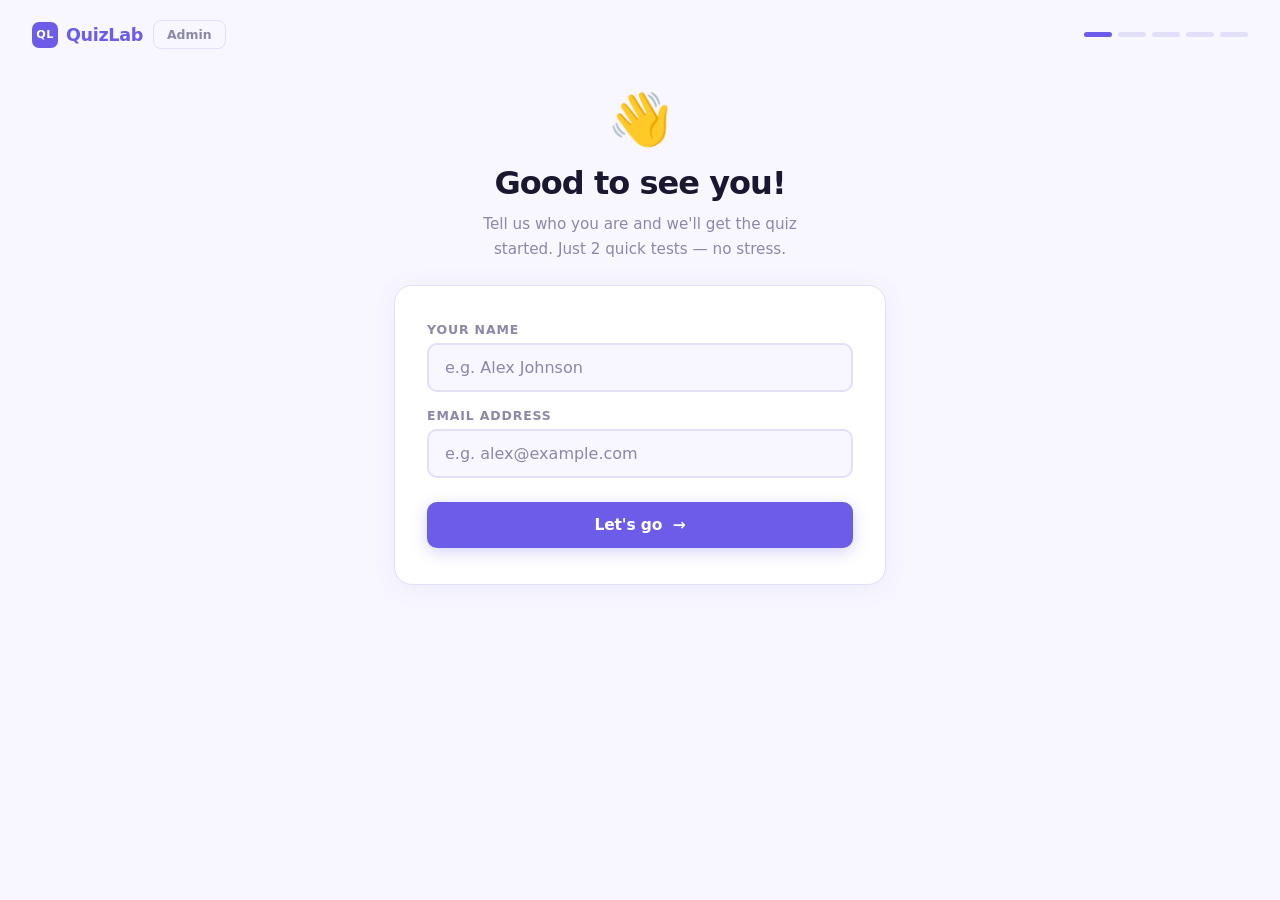
<file: index.html>
<!DOCTYPE html>
<html lang="en">
<head>
  <meta charset="UTF-8">
  <meta name="viewport" content="width=device-width, initial-scale=1.0">
  <title>QuizLab — Let's Begin</title>
  <link rel="stylesheet" href="style.css">
</head>
<body>

<div class="topbar">
  <div style="display:flex;align-items:center;gap:10px;">
    <a class="brand" href="index.html"><span class="brand-mark">QL</span> QuizLab</a>
    <a href="results.html" class="admin-btn">Admin</a>
  </div>
  <div class="steps">
    <div class="step active"></div>
    <div class="step"></div>
    <div class="step"></div>
    <div class="step"></div>
    <div class="step"></div>
  </div>
</div>

<div class="page">

  <div class="tc fu" style="padding: 12px 0 4px;">
    <div style="font-size: 3.2rem; margin-bottom: 14px;">👋</div>
    <h1>Good to see you!</h1>
    <p class="sub" style="margin-top: 10px; max-width: 340px; margin-inline: auto;">
      Tell us who you are and we'll get the quiz started. Just 2 quick tests — no stress.
    </p>
  </div>

  <div class="card fu1">
    <form id="form" class="fields">
      <div class="field">
        <label for="name">Your name</label>
        <input type="text" id="name" placeholder="e.g. Alex Johnson" required autocomplete="name">
      </div>
      <div class="field">
        <label for="email">Email address</label>
        <input type="email" id="email" placeholder="e.g. alex@example.com" required autocomplete="email">
      </div>
      <p id="err" class="text-err hidden"></p>
      <button type="submit" class="btn btn-primary btn-full mt-2">
        Let's go &nbsp;→
      </button>
    </form>
  </div>


</div>

<script src="data.js"></script>
<script src="seed.js"></script>
<script src="store.js"></script>
<script>
  const existing = getCurrentUser();
  if (existing) {
    document.getElementById('name').value = existing.name;
    document.getElementById('email').value = existing.email;
  }

  document.getElementById('form').addEventListener('submit', function (e) {
    e.preventDefault();
    const name = document.getElementById('name').value.trim();
    const email = document.getElementById('email').value.trim().toLowerCase();
    const err = document.getElementById('err');

    if (name.length < 2) {
      err.textContent = 'Please enter your full name.';
      err.classList.remove('hidden');
      return;
    }
    if (!/^[^\s@]+@[^\s@]+\.[^\s@]+$/.test(email)) {
      err.textContent = 'Please enter a valid email address.';
      err.classList.remove('hidden');
      return;
    }

    loginUser(name, email);
    window.location.href = 'test1.html';
  });
</script>
</body>
</html>
</file>
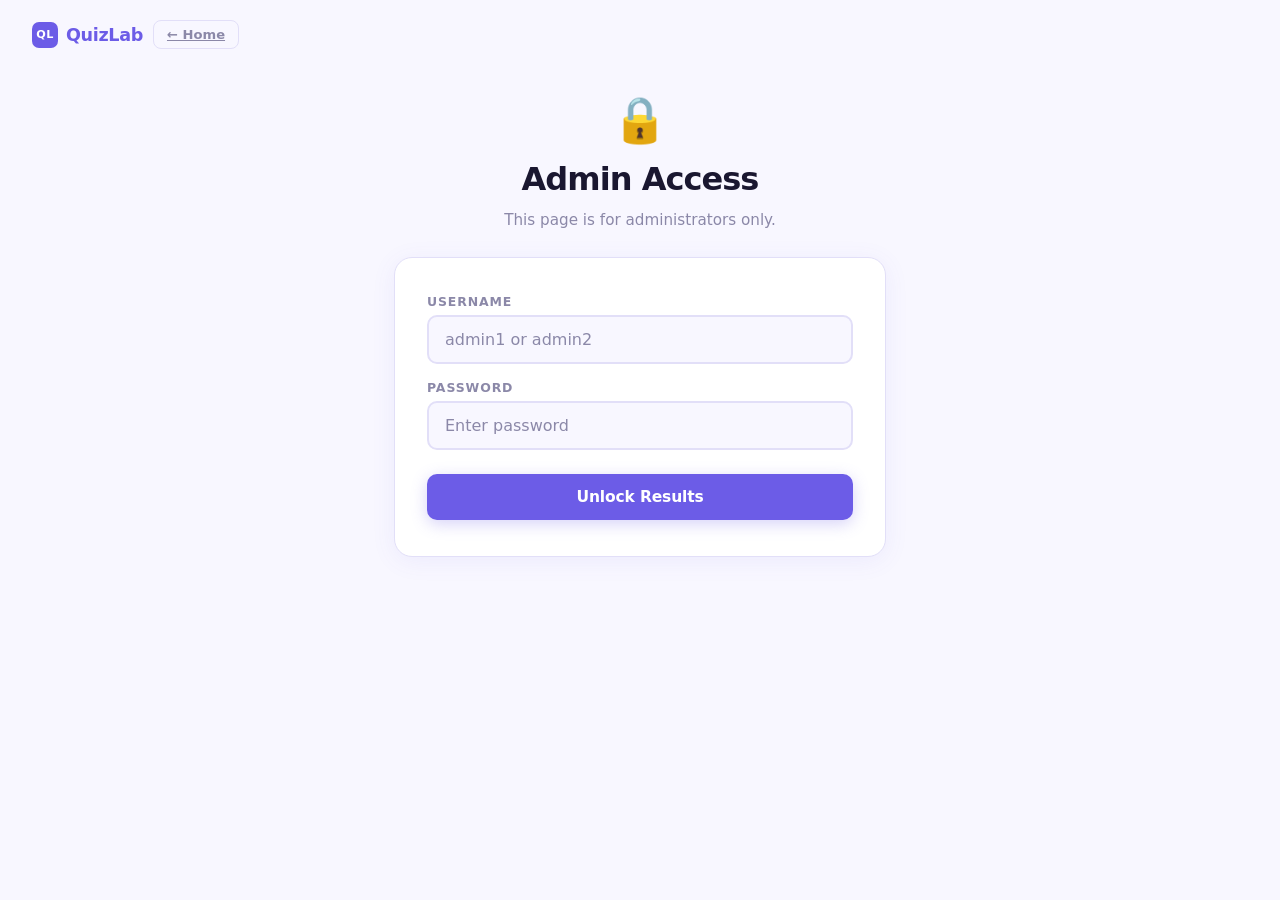
<file: results.html>
<!DOCTYPE html>
<html lang="en">
<head>
  <meta charset="UTF-8">
  <meta name="viewport" content="width=device-width, initial-scale=1.0">
  <title>QuizLab — Admin Results</title>
  <link rel="stylesheet" href="style.css">
  <style>
    .tabs {
      display: flex;
      gap: 4px;
      background: var(--surface);
      border: 1px solid var(--border);
      border-radius: var(--radius-sm);
      padding: 4px;
    }
    .tab-btn {
      flex: 1;
      padding: 9px 16px;
      border: none;
      background: none;
      border-radius: 7px;
      font-size: 0.85rem;
      font-weight: 700;
      color: var(--muted);
      cursor: pointer;
      transition: all 0.15s;
      font-family: inherit;
      white-space: nowrap;
    }
    .tab-btn.active {
      background: var(--white);
      color: var(--accent);
      box-shadow: 0 1px 4px rgba(108,92,231,0.12);
    }
    .tab-btn:hover:not(.active) { color: var(--text); background: rgba(255,255,255,0.5); }

    .ea-dist-bar {
      display: flex;
      height: 12px;
      border-radius: 99px;
      overflow: hidden;
      width: 100%;
      gap: 2px;
    }
    .ea-dist-seg { border-radius: 99px; }

    .ea-legend { display: flex; flex-direction: column; gap: 10px; margin-top: 18px; }
    .ea-legend-row { display: flex; align-items: center; gap: 10px; }
    .ea-dot { width: 10px; height: 10px; border-radius: 50%; flex-shrink: 0; }
    .ea-legend-label { font-size: 0.88rem; font-weight: 600; flex: 1; }
    .ea-legend-count { font-size: 0.82rem; font-weight: 700; min-width: 52px; text-align: right; }
    .ea-legend-bar { width: 80px; height: 6px; background: var(--border); border-radius: 99px; overflow: hidden; }
    .ea-legend-fill { height: 100%; border-radius: 99px; }

    .q-row { display: flex; flex-direction: column; gap: 8px; }
    .q-label { font-size: 0.88rem; font-weight: 600; line-height: 1.45; }
    .split-bar { height: 8px; border-radius: 99px; overflow: hidden; display: flex; }

    .pref-labels { display: flex; justify-content: space-between; align-items: center; gap: 8px; font-size: 0.88rem; }
    .vs-pill {
      font-size: 0.7rem; font-weight: 800; color: var(--muted);
      background: var(--surface); border: 1px solid var(--border);
      border-radius: 99px; padding: 2px 8px; flex-shrink: 0;
    }

    /* Expandable participant rows */
    .p-row { cursor: pointer; }
    .p-row:hover td { background: var(--accent-light) !important; }
    .p-row.open td { background: var(--accent-light) !important; }
    .p-caret {
      display: inline-flex; align-items: center; justify-content: center;
      width: 18px; height: 18px; border-radius: 5px;
      font-size: 0.6rem; color: var(--muted);
      background: var(--surface); border: 1px solid var(--border);
      margin-right: 8px; flex-shrink: 0; transition: transform 0.2s;
    }
    .p-row.open .p-caret { transform: rotate(90deg); color: var(--accent); background: var(--accent-light); border-color: var(--accent); }
    .p-detail td { padding: 0 !important; border-bottom: 2px solid var(--accent) !important; }
    .p-detail-inner {
      padding: 20px 24px 24px;
      background: var(--bg);
      display: flex; flex-direction: column; gap: 22px;
    }
    .detail-section-label {
      font-size: 0.74rem; font-weight: 800; color: var(--muted);
      text-transform: uppercase; letter-spacing: .07em;
      display: flex; align-items: center; gap: 10px; margin-bottom: 12px;
    }
    .ans-grid {
      display: grid;
      grid-template-columns: repeat(auto-fill, minmax(260px, 1fr));
      gap: 8px;
    }
    .ans-card {
      display: flex; justify-content: space-between; align-items: flex-start; gap: 10px;
      padding: 10px 12px; border-radius: 10px;
      background: var(--white); border: 1.5px solid var(--border);
    }
    .ans-text { font-size: 0.82rem; line-height: 1.45; flex: 1; color: var(--text); }
    .ans-badge {
      flex-shrink: 0; padding: 2px 10px; border-radius: 99px;
      font-size: 0.72rem; font-weight: 800;
    }
    .ans-yes { background: rgba(0,184,148,0.12); color: var(--success); }
    .ans-no  { background: rgba(229,83,83,0.08);  color: var(--danger); }
    .tot-pair {
      display: flex; align-items: center; gap: 8px;
    }
    .tot-option {
      flex: 1; font-size: 0.84rem; padding: 8px 12px; border-radius: 9px;
      border: 1.5px solid transparent; transition: none;
    }
    .tot-option.chosen-a { font-weight: 700; background: var(--accent-light); color: var(--accent); border-color: var(--accent); text-align: right; }
    .tot-option.chosen-b { font-weight: 700; background: rgba(0,206,201,0.08); color: var(--accent2); border-color: var(--accent2); }
    .tot-option.unchosen { color: var(--muted); font-weight: 400; }
    .tot-option.side-a   { text-align: right; }
    @keyframes spin { to { transform: rotate(360deg); } }
  </style>
</head>
<body>

<div class="topbar">
  <div style="display:flex;align-items:center;gap:10px;">
    <a class="brand" href="index.html"><span class="brand-mark">QL</span> QuizLab</a>
    <a href="index.html" class="home-btn">← Home</a>
  </div>
  <span id="adminLabel" style="font-size:0.78rem;font-weight:700;color:var(--muted);text-transform:uppercase;letter-spacing:.07em;"></span>
</div>

<!-- ── Login gate ── -->
<div class="page" id="gate">
  <div class="tc fu" style="padding:16px 0 4px;">
    <div style="font-size:2.8rem;margin-bottom:14px;">🔒</div>
    <h1>Admin Access</h1>
    <p class="sub" style="margin-top:10px;">This page is for administrators only.</p>
  </div>

  <div class="card fu1">
    <form id="gateForm" class="fields">
      <div class="field">
        <label for="un">Username</label>
        <input type="text" id="un" placeholder="admin1 or admin2" autocomplete="username" spellcheck="false">
      </div>
      <div class="field">
        <label for="pw">Password</label>
        <input type="password" id="pw" placeholder="Enter password" autocomplete="current-password">
      </div>
      <p id="gateErr" class="text-err hidden" style="margin-top:2px;">Incorrect username or password.</p>
      <button type="submit" class="btn btn-primary btn-full mt-2">Unlock Results</button>
    </form>
  </div>
</div>

<!-- ── Dashboard ── -->
<div class="page wide hidden" id="dashboard"></div>

<script src="data.js"></script>
<script src="seed.js"></script>
<script src="store.js"></script>
<script>
  const ADMINS = { admin1: 'QuizAdmin1!', admin2: 'QuizAdmin2!' };

  function calcScore(answers) {
    return answers.reduce((s, a) => {
      const q = MCQ_QUESTIONS.find(q => q.id === a.questionId);
      return s + (a.chosen === (q ? q.correct : 'yes') ? 1 : 0);
    }, 0);
  }

  // tallyTest2, getTop3, getTiedAtCutoff, roundRobinPairs — defined in store.js

  function itemName(letter) { return ITEMS[letter] || letter.toUpperCase(); }
  function top3Names(answers) { return getTop3(answers).map(x => `${itemName(x.letter)} (${x.wins})`); }

  const EA_TIERS = [
    { min: 10, text: 'High EA',       color: '#00b894' },
    { min: 8,  text: 'Strong EA',     color: '#6c5ce7' },
    { min: 6,  text: 'Moderate EA',   color: '#00cec9' },
    { min: 4,  text: 'Developing EA', color: '#e17055' },
    { min: 0,  text: 'Early EA',      color: '#e55353' },
  ];

  const AVATAR_COLORS = ['#6c5ce7','#00cec9','#fd79a8','#e17055','#00b894','#0984e3','#a29bfe','#fdcb6e'];

  let currentAdmin = null;

  function avatarColor(email) {
    let h = 0;
    for (let i = 0; i < email.length; i++) h = email.charCodeAt(i) + ((h << 5) - h);
    return AVATAR_COLORS[Math.abs(h) % AVATAR_COLORS.length];
  }

  function initials(name) {
    return name.trim().split(/\s+/).map(w => w[0]).join('').toUpperCase().slice(0, 2);
  }

  function eaTier(yesCount) {
    return EA_TIERS.find(t => yesCount >= t.min) || EA_TIERS[EA_TIERS.length - 1];
  }

  function fmtDate(iso) {
    return new Date(iso).toLocaleDateString('en-GB', { day: 'numeric', month: 'short', year: 'numeric' });
  }

  // ── Gate ──
  document.getElementById('gateForm').addEventListener('submit', function (e) {
    e.preventDefault();
    const un  = document.getElementById('un').value.trim().toLowerCase();
    const pw  = document.getElementById('pw').value;
    const err = document.getElementById('gateErr');
    if (ADMINS[un] && ADMINS[un] === pw) {
      currentAdmin = un;
      document.getElementById('gate').classList.add('hidden');
      document.getElementById('dashboard').classList.remove('hidden');
      document.getElementById('adminLabel').textContent = `Logged in as ${un}`;
      renderDashboard();
    } else {
      err.classList.remove('hidden');
      document.getElementById('pw').value = '';
      document.getElementById('pw').focus();
    }
  });

  // ── Dashboard shell ──
  function renderDashboard() {
    const dash  = document.getElementById('dashboard');
    const users = getStore().users || [];

    const t1Users = users.filter(u => u.test1);
    const t2Users = users.filter(u => u.test2);
    const avgEA   = t1Users.length > 0
      ? (t1Users.reduce((s, u) => s + calcScore(u.test1.answers), 0) / t1Users.length).toFixed(1)
      : null;

    const sheetsBtn = SHEETS_URL
      ? `<button class="btn btn-ghost" id="sheetsBtn" onclick="exportToSheets()" style="font-size:0.85rem;padding:10px 18px;">↑ Export to Sheets</button>`
      : `<button class="btn btn-ghost" disabled title="Set SHEETS_URL in store.js to enable" style="font-size:0.85rem;padding:10px 18px;opacity:0.4;cursor:not-allowed;">↑ Export to Sheets</button>`;

    dash.innerHTML = `
      <div class="fu w100" style="display:flex;align-items:center;justify-content:space-between;flex-wrap:wrap;gap:12px;padding:4px 0 8px;">
        <div>
          <h1 style="font-size:1.6rem;">Results Dashboard</h1>
          <p class="sub" style="font-size:0.85rem;margin-top:3px;">All participants · viewing as <strong>${currentAdmin}</strong></p>
        </div>
        <div style="display:flex;gap:10px;flex-wrap:wrap;">
          <button class="btn btn-ghost" onclick="exportCSV()" style="font-size:0.85rem;padding:10px 18px;">↓ Export CSV</button>
          ${sheetsBtn}
          <button class="btn btn-ghost" onclick="logout()" style="font-size:0.85rem;padding:10px 18px;">Log out</button>
        </div>
      </div>

      <div class="stat-row fu1">
        <div class="stat-box">
          <div class="stat-num">${users.length}</div>
          <div class="stat-label">Participants</div>
        </div>
        <div class="stat-box">
          <div class="stat-num" style="color:var(--accent);">${t1Users.length}</div>
          <div class="stat-label">Test 1 done</div>
        </div>
        <div class="stat-box">
          <div class="stat-num" style="color:var(--accent2);">${t2Users.length}</div>
          <div class="stat-label">Test 2 done</div>
        </div>
        ${avgEA !== null ? `
          <div class="stat-box">
            <div class="stat-num" style="color:#00b894;">${avgEA}<span style="font-size:1rem;font-weight:600;color:var(--muted);">/10</span></div>
            <div class="stat-label">Avg EA Score</div>
          </div>
        ` : ''}
      </div>

      ${users.length === 0 ? `
        <div class="card fu2 tc">
          <div style="font-size:2.5rem;margin-bottom:12px;">📭</div>
          <h3>No participants yet</h3>
          <p class="sub" style="margin-top:6px;font-size:0.88rem;">Participants appear here once they log in.</p>
        </div>
      ` : `
        <div class="tabs fu2 w100" id="tabBar">
          <button class="tab-btn active" data-tab="participants">Participants</button>
          <button class="tab-btn" data-tab="test1">Test 1 — About Me</button>
          <button class="tab-btn" data-tab="test2">Test 2 — Pick One</button>
          <button class="tab-btn" data-tab="test3">Test 3 — Follow-up</button>
        </div>

        <div class="tab-panel w100" id="tab-participants">${renderParticipantsTab(users)}</div>
        <div class="tab-panel w100 hidden" id="tab-test1">${renderTest1Tab(users)}</div>
        <div class="tab-panel w100 hidden" id="tab-test2">${renderTest2Tab(users)}</div>
        <div class="tab-panel w100 hidden" id="tab-test3">${renderTest3Tab(users)}</div>

        <div class="fu3 w100">
          <button class="btn btn-ghost btn-full" style="color:var(--danger);border-color:var(--danger);" onclick="clearAll()">
            Clear all participant data
          </button>
        </div>
      `}
    `;

    document.querySelectorAll('.tab-btn').forEach(btn => {
      btn.addEventListener('click', () => {
        document.querySelectorAll('.tab-btn').forEach(b => b.classList.remove('active'));
        document.querySelectorAll('.tab-panel').forEach(p => p.classList.add('hidden'));
        btn.classList.add('active');
        document.getElementById('tab-' + btn.dataset.tab).classList.remove('hidden');
      });
    });
  }

  // ── Tab: Participants ──
  function renderParticipantsTab(users) {
    const rows = users.map((u, idx) => {
      const t1       = u.test1;
      const t2       = u.test2;
      const t3       = u.test3;
      const col      = avatarColor(u.email);
      const yesCount = t1 ? calcScore(t1.answers) : null;
      const tier     = yesCount !== null ? eaTier(yesCount) : null;
      const t2Label  = !t2 ? ['chip-skip', 'Pending'] : t2.skipped ? ['chip-skip', 'Skipped'] : null;
      const t3Label  = !t3 ? ['chip-skip', 'Pending'] : null;
      return `
        <tr class="p-row" id="prow-${idx}" onclick="toggleDetail(${idx})">
          <td>
            <div style="display:flex;align-items:center;">
              <span class="p-caret" id="caret-${idx}">▶</span>
              <span class="avatar" style="background:${col};">${initials(u.name)}</span>
              <span style="font-weight:600;">${u.name}</span>
            </div>
          </td>
          <td style="color:var(--muted);font-size:0.85rem;">${u.email}</td>
          <td>
            ${tier ? `
              <div style="display:flex;flex-direction:column;gap:5px;">
                <span style="display:inline-block;padding:3px 10px;border-radius:99px;font-size:0.74rem;font-weight:700;background:${tier.color}1a;color:${tier.color};">${tier.text}</span>
                <span style="font-size:0.8rem;color:var(--muted);font-weight:600;padding-left:2px;">${yesCount} yes · ${t1.answers.length - yesCount} no</span>
              </div>
            ` : '<span class="chip chip-skip">Pending</span>'}
          </td>
          <td>
            ${t2Label
              ? `<span class="chip ${t2Label[0]}">${t2Label[1]}</span>`
              : `<span style="font-weight:700;font-size:0.88rem;">${top3Names(t2.answers).join(', ')}</span>`
            }
          </td>
          <td>
            ${t3Label
              ? `<span class="chip ${t3Label[0]}">${t3Label[1]}</span>`
              : `<span style="font-size:0.85rem;">${t3.answers.map(a => a.chosen === 'yes' ? '✓' : '✗').join(' ')}</span>`
            }
          </td>
          <td style="color:var(--muted);font-size:0.85rem;">${fmtDate(u.joinedAt)}</td>
          <td>
            <button onclick="event.stopPropagation(); deleteUser('${u.email}')"
              style="background:none;border:none;cursor:pointer;color:var(--muted);font-size:1rem;padding:4px 8px;border-radius:6px;transition:all 0.15s;"
              onmouseover="this.style.color='var(--danger)';this.style.background='rgba(229,83,83,0.08)'"
              onmouseout="this.style.color='var(--muted)';this.style.background='none'"
              title="Remove participant">✕</button>
          </td>
        </tr>
        <tr class="p-detail hidden" id="detail-${idx}">
          <td colspan="7">
            <div class="p-detail-inner">${renderUserDetail(u)}</div>
          </td>
        </tr>
      `;
    }).join('');

    return `
      <div class="card" style="width:100%;">
        <h3 style="margin-bottom:4px;">${users.length} participant${users.length !== 1 ? 's' : ''}</h3>
        <p class="sub" style="font-size:0.83rem;margin-bottom:18px;">Click any row to see individual responses</p>
        <div class="table-wrap">
          <table>
            <thead>
              <tr>
                <th>Name</th>
                <th>Email</th>
                <th>Test 1 — EA</th>
                <th>Test 2 — Top picks</th>
                <th>Test 3</th>
                <th>Joined</th>
                <th></th>
              </tr>
            </thead>
            <tbody>${rows}</tbody>
          </table>
        </div>
      </div>
    `;
  }

  function toggleDetail(idx) {
    const row    = document.getElementById('prow-'   + idx);
    const detail = document.getElementById('detail-' + idx);
    const caret  = document.getElementById('caret-'  + idx);
    const open   = detail.classList.toggle('hidden');
    row.classList.toggle('open', !open);
    caret.textContent = open ? '▶' : '▼';
  }

  function renderUserDetail(user) {
    if (!user.test1 && !user.test2 && !user.test3) {
      return '<p class="sub" style="text-align:center;padding:8px 0;">No responses recorded yet.</p>';
    }

    let html = '';

    if (user.test1) {
      const yesCount = calcScore(user.test1.answers);
      const tier = eaTier(yesCount);
      html += `
        <div>
          <div class="detail-section-label">
            Test 1 — About Me
            <span style="padding:3px 10px;border-radius:99px;font-size:0.72rem;font-weight:700;background:${tier.color}1a;color:${tier.color};">${tier.text}</span>
            <span style="font-weight:600;color:var(--muted);">${yesCount} / ${user.test1.answers.length}</span>
          </div>
          <div class="ans-grid">
            ${user.test1.answers.map(a => {
              const yes = a.chosen === 'yes';
              return `
                <div class="ans-card">
                  <span class="ans-text">${a.question}</span>
                  <span class="ans-badge ${yes ? 'ans-yes' : 'ans-no'}">${yes ? 'Yes' : 'No'}</span>
                </div>
              `;
            }).join('')}
          </div>
        </div>
      `;
    }

    if (user.test2) {
      if (user.test2.skipped) {
        html += `
          <div>
            <div class="detail-section-label">Test 2 — Pick One</div>
            <p class="sub" style="font-size:0.85rem;">Participant skipped this section.</p>
          </div>
        `;
      } else {
        html += `
          <div>
            <div class="detail-section-label">Test 2 — Top picks</div>
            <p style="font-size:1.1rem;font-weight:700;">${top3Names(user.test2.answers).join(', ')}</p>
          </div>
        `;
      }
    }

    if (user.test3) {
      html += `
        <div>
          <div class="detail-section-label">Test 3 — Follow-up</div>
          <div class="ans-grid">
            ${user.test3.answers.map(a => {
              const yes = a.chosen === 'yes';
              return `
                <div class="ans-card">
                  <span class="ans-text">${a.question}</span>
                  <span class="ans-badge ${yes ? 'ans-yes' : 'ans-no'}">${yes ? 'Yes' : 'No'}</span>
                </div>
              `;
            }).join('')}
          </div>
        </div>
      `;
    }

    return html;
  }

  // ── Tab: Test 1 ──
  function renderTest1Tab(users) {
    const t1Users = users.filter(u => u.test1);
    if (t1Users.length === 0) {
      return `<div class="card tc" style="width:100%;"><p class="sub" style="padding:20px 0;">No Test 1 responses yet.</p></div>`;
    }

    // EA distribution
    const dist = EA_TIERS.map(tier => ({
      ...tier,
      count: t1Users.filter(u => eaTier(calcScore(u.test1.answers)).text === tier.text).length
    }));
    const total = t1Users.length;

    const distCard = `
      <div class="card" style="width:100%;margin-bottom:0;">
        <h3 style="margin-bottom:4px;">Emotional Agility Distribution</h3>
        <p class="sub" style="font-size:0.85rem;margin-bottom:18px;">${total} response${total !== 1 ? 's' : ''} across 5 tiers</p>

        <div class="ea-dist-bar">
          ${dist.filter(d => d.count > 0).map(d => `
            <div class="ea-dist-seg" style="background:${d.color};flex:${d.count};" title="${d.text}: ${d.count}"></div>
          `).join('')}
        </div>

        <div class="ea-legend">
          ${dist.map(d => {
            const pct = total > 0 ? Math.round((d.count / total) * 100) : 0;
            return `
              <div class="ea-legend-row">
                <div class="ea-dot" style="background:${d.color};opacity:${d.count > 0 ? 1 : 0.3};"></div>
                <span class="ea-legend-label" style="color:${d.count > 0 ? 'var(--text)' : 'var(--muted)'};">${d.text}</span>
                <div class="ea-legend-bar">
                  <div class="ea-legend-fill" style="width:${pct}%;background:${d.color};"></div>
                </div>
                <span class="ea-legend-count" style="color:${d.count > 0 ? 'var(--text)' : 'var(--muted)'};">
                  ${d.count > 0 ? `${d.count} · ${pct}%` : '—'}
                </span>
              </div>
            `;
          }).join('')}
        </div>
      </div>
    `;

    // Per-question group responses
    const qRows = MCQ_QUESTIONS.map((q, i) => {
      const all = t1Users.flatMap(u => u.test1.answers);
      const qa  = all.filter(a => a.questionId === q.id);
      const yv  = qa.filter(a => a.chosen === 'yes').length;
      const nv  = qa.filter(a => a.chosen === 'no').length;
      const tot = yv + nv;
      if (!tot) return '';
      const yp = Math.round((yv / tot) * 100);
      const np = 100 - yp;
      return `
        <div class="q-row">
          <div style="display:flex;align-items:baseline;gap:8px;">
            <span style="font-size:0.74rem;font-weight:800;color:var(--muted);min-width:18px;">${i + 1}.</span>
            <span class="q-label">${q.question}</span>
          </div>
          <div style="display:flex;justify-content:space-between;font-size:0.8rem;font-weight:700;padding-left:26px;">
            <span style="color:var(--success);">Yes — ${yp}% <span style="font-weight:400;color:var(--muted);">(${yv})</span></span>
            <span style="color:var(--danger);">No — ${np}% <span style="font-weight:400;color:var(--muted);">(${nv})</span></span>
          </div>
          <div class="split-bar" style="margin-left:26px;">
            <div style="width:${yp}%;background:var(--success);transition:width .6s ease;"></div>
            <div style="flex:1;background:var(--danger);opacity:0.3;"></div>
          </div>
        </div>
      `;
    }).filter(Boolean).join('');

    const qCard = `
      <div class="card" style="width:100%;">
        <h3 style="margin-bottom:4px;">Group Responses</h3>
        <p class="sub" style="font-size:0.85rem;margin-bottom:22px;">How the group answered each statement</p>
        <div style="display:flex;flex-direction:column;gap:20px;">${qRows}</div>
      </div>
    `;

    return `<div style="display:flex;flex-direction:column;gap:16px;width:100%;">${distCard}${qCard}</div>`;
  }

  // ── Tab: Test 2 ──
  function renderTest2Tab(users) {
    const t2Users = users.filter(u => u.test2 && !u.test2.skipped && u.test2.answers.length > 0);
    const skipped = users.filter(u => u.test2 && u.test2.skipped).length;

    if (t2Users.length === 0) {
      return `<div class="card tc" style="width:100%;"><p class="sub" style="padding:20px 0;">No Test 2 responses yet.${skipped > 0 ? ` (${skipped} skipped)` : ''}</p></div>`;
    }

    // Tally total head-to-head wins per letter across all participants
    const totalWins  = {};
    const top3Counts = {};
    t2Users.forEach(u => {
      tallyTest2(u.test2.answers).forEach(x => {
        totalWins[x.letter] = (totalWins[x.letter] || 0) + x.wins;
      });
      getTop3(u.test2.answers).forEach(x => {
        top3Counts[x.letter] = (top3Counts[x.letter] || 0) + 1;
      });
    });

    const letters = [...new Set(THIS_OR_THAT.flatMap(q => [q.a, q.b]))].sort();
    const ranked  = letters
      .map(l => ({ letter: l, wins: totalWins[l] || 0, top3: top3Counts[l] || 0 }))
      .sort((x, y) => y.wins - x.wins || x.letter.localeCompare(y.letter));

    const maxWins = ranked[0]?.wins || 1;

    const rows = ranked.map(r => {
      const pct = Math.round((r.top3 / t2Users.length) * 100);
      return `
        <div style="display:flex;align-items:center;gap:14px;">
          <span style="font-size:0.92rem;font-weight:800;min-width:80px;color:var(--accent);">${itemName(r.letter)}</span>
          <div style="flex:1;height:10px;background:var(--border);border-radius:99px;overflow:hidden;">
            <div style="width:${Math.round((r.wins/maxWins)*100)}%;height:100%;background:var(--accent);border-radius:99px;transition:width .6s ease;"></div>
          </div>
          <span style="font-size:0.84rem;font-weight:700;white-space:nowrap;">
            ${r.wins} wins
            <span style="font-weight:400;color:var(--muted);">&nbsp;·&nbsp; top 3 of ${r.top3}/${t2Users.length} (${pct}%)</span>
          </span>
        </div>
      `;
    }).join('');

    const skippedNote = skipped > 0
      ? `<p class="sub" style="font-size:0.82rem;margin-top:4px;">${skipped} participant${skipped !== 1 ? 's' : ''} skipped this section</p>`
      : '';

    return `
      <div class="card" style="width:100%;">
        <h3 style="margin-bottom:4px;">Top Picks — Group Overview</h3>
        <p class="sub" style="font-size:0.85rem;margin-bottom:2px;">How often each option appeared in participants' top 3</p>
        ${skippedNote}
        <div style="display:flex;flex-direction:column;gap:14px;margin-top:22px;">${rows}</div>
      </div>
    `;
  }

  // ── Tab: Test 3 ──
  function renderTest3Tab(users) {
    const t3Users = users.filter(u => u.test3 && u.test3.answers.length > 0);
    if (t3Users.length === 0) {
      return `<div class="card tc" style="width:100%;"><p class="sub" style="padding:20px 0;">No Test 3 responses yet.</p></div>`;
    }

    // Per-item yes/no breakdown across all users who answered that item
    const itemMap = {};
    t3Users.forEach(u => {
      u.test3.answers.forEach(a => {
        if (!itemMap[a.item]) itemMap[a.item] = { yes: 0, no: 0 };
        itemMap[a.item][a.chosen]++;
      });
    });

    const itemRows = Object.entries(itemMap).map(([item, counts]) => {
      const tot = counts.yes + counts.no;
      const yp  = tot > 0 ? Math.round((counts.yes / tot) * 100) : 0;
      const np  = 100 - yp;
      return `
        <div class="q-row">
          <div style="display:flex;align-items:baseline;gap:8px;">
            <span class="q-label" style="font-weight:700;">${item}</span>
          </div>
          <div style="display:flex;justify-content:space-between;font-size:0.8rem;font-weight:700;">
            <span style="color:var(--success);">Yes — ${yp}% <span style="font-weight:400;color:var(--muted);">(${counts.yes})</span></span>
            <span style="color:var(--danger);">No — ${np}% <span style="font-weight:400;color:var(--muted);">(${counts.no})</span></span>
          </div>
          <div class="split-bar">
            <div style="width:${yp}%;background:var(--success);transition:width .6s ease;"></div>
            <div style="flex:1;background:var(--danger);opacity:0.3;"></div>
          </div>
        </div>
      `;
    }).join('');

    return `
      <div class="card" style="width:100%;">
        <h3 style="margin-bottom:4px;">Test 3 — Follow-up Responses</h3>
        <p class="sub" style="font-size:0.85rem;margin-bottom:22px;">${t3Users.length} participant${t3Users.length !== 1 ? 's' : ''} completed this section</p>
        <div style="display:flex;flex-direction:column;gap:20px;">${itemRows}</div>
      </div>
    `;
  }

  // ── Actions ──
  function logout() {
    currentAdmin = null;
    document.getElementById('dashboard').classList.add('hidden');
    document.getElementById('gate').classList.remove('hidden');
    document.getElementById('adminLabel').textContent = '';
    document.getElementById('un').value = '';
    document.getElementById('pw').value = '';
    document.getElementById('gateErr').classList.add('hidden');
  }

  function deleteUser(email) {
    if (!confirm(`Remove ${email} and all their responses? This cannot be undone.`)) return;
    const store = getStore();
    store.users = store.users.filter(u => u.email !== email);
    saveStore(store);
    renderDashboard();
  }

  function clearAll() {
    if (!confirm('Delete ALL participant data? This cannot be undone.')) return;
    localStorage.removeItem(STORE_KEY);
    renderDashboard();
  }

  function exportCSV() {
    const users = getStore().users || [];
    const rows  = [['Name', 'Email', 'EA Score', 'EA Tier', 'Test 2 Top Picks', 'Test 3 Answers', 'Joined']];
    users.forEach(u => {
      const t1       = u.test1;
      const yesCount = t1 ? calcScore(t1.answers) : null;
      const tier     = yesCount !== null ? eaTier(yesCount) : null;
      const top3     = (u.test2 && !u.test2.skipped && u.test2.answers.length)
                         ? top3Names(u.test2.answers).join(', ')
                         : (!u.test2 ? 'Pending' : 'Skipped');
      const t3       = u.test3
                         ? u.test3.answers.map(a => `${a.item}: ${a.chosen}`).join(' | ')
                         : 'Pending';
      rows.push([
        u.name,
        u.email,
        yesCount !== null ? `${yesCount}/${t1.answers.length}` : '',
        tier ? tier.text : '',
        top3,
        t3,
        fmtDate(u.joinedAt)
      ]);
    });
    const csv = rows.map(r => r.map(c => `"${String(c).replace(/"/g, '""')}"`).join(',')).join('\n');
    const a   = document.createElement('a');
    a.href    = 'data:text/csv;charset=utf-8,' + encodeURIComponent(csv);
    a.download = 'quizlab-results.csv';
    a.click();
  }

  async function exportToSheets() {
    if (!SHEETS_URL) return;
    const users = getStore().users || [];
    if (users.length === 0) { alert('No participant data to export.'); return; }

    const btn = document.getElementById('sheetsBtn');
    btn.disabled = true;
    btn.textContent = '↑ Exporting…';

    let ok = 0, fail = 0;
    for (const user of users) {
      try {
        await submitToSheets(user);
        ok++;
      } catch {
        fail++;
      }
    }

    btn.disabled = false;
    btn.textContent = '↑ Export to Sheets';

    if (fail === 0) {
      alert(`✅ ${ok} participant${ok !== 1 ? 's' : ''} exported to Google Sheets.`);
    } else {
      alert(`⚠️ ${ok} exported, ${fail} failed. Check the console for details.`);
    }
  }
</script>
</body>
</html>
</file>
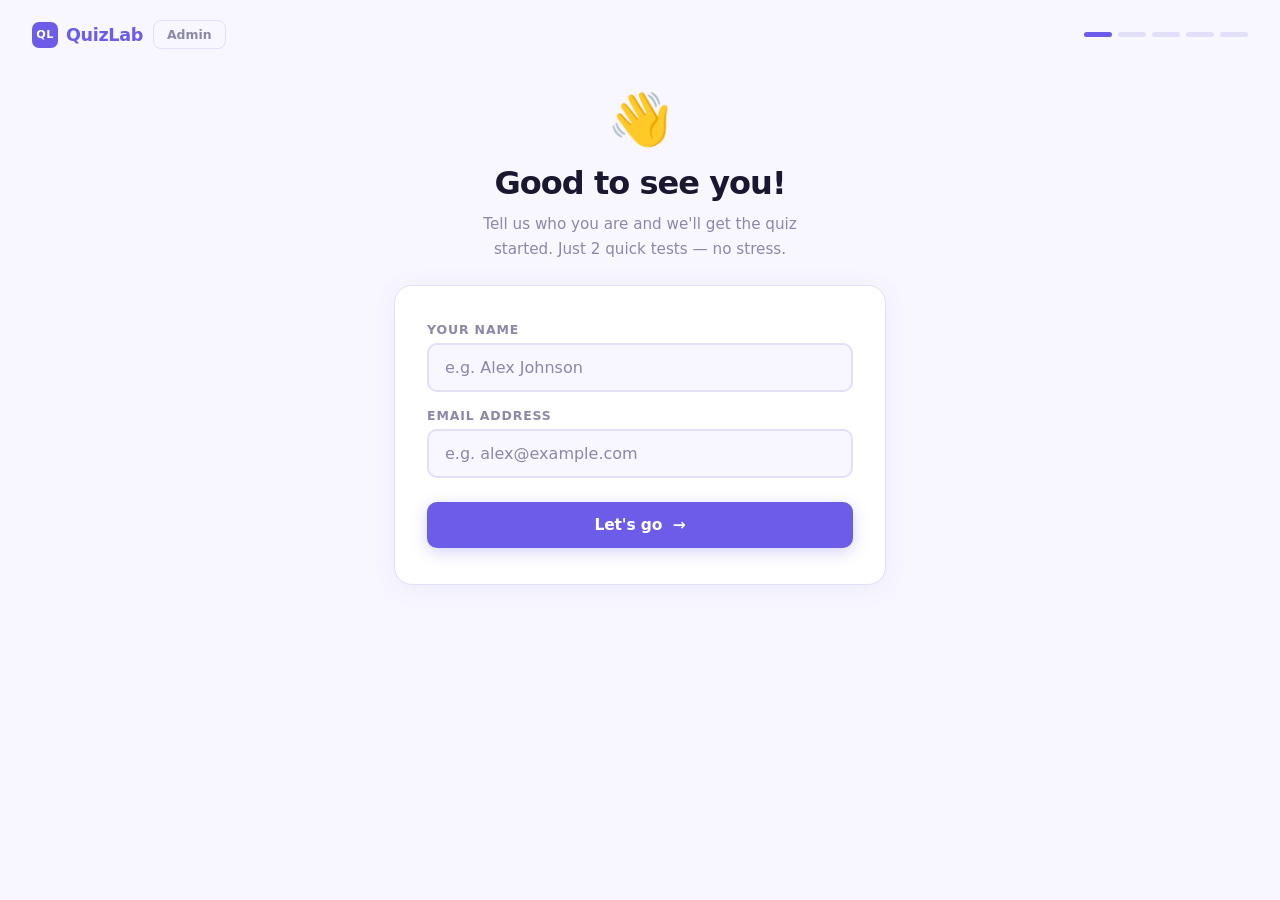
<file: test1.html>
<!DOCTYPE html>
<html lang="en">
<head>
  <meta charset="UTF-8">
  <meta name="viewport" content="width=device-width, initial-scale=1.0">
  <title>QuizLab — Test 1</title>
  <link rel="stylesheet" href="style.css">
</head>
<body>

<div class="topbar">
  <div style="display:flex;align-items:center;gap:10px;">
    <a class="brand" href="index.html"><span class="brand-mark">QL</span> QuizLab</a>
    <button class="home-btn" id="homeBtn" onclick="goHome()">← Home</button>
  </div>
  <div class="steps">
    <div class="step done"></div>
    <div class="step active"></div>
    <div class="step"></div>
    <div class="step"></div>
    <div class="step"></div>
  </div>
</div>

<div class="page" id="app"></div>

<script src="data.js"></script>
<script src="seed.js"></script>
<script src="store.js"></script>
<script>
  if (!requireLogin()) throw new Error('redirect');

  const user = getCurrentUser();

  // Already finished test 1 — skip forward
  if (user && user.test1) {
    if      (!user.test2) window.location.replace('test2.html');
    else if (!user.test3) window.location.replace('test3.html');
    else                  window.location.replace('thanks.html');
    throw new Error('redirect');
  }

  // Lock browser back button
  history.pushState(null, '', location.href);
  window.addEventListener('popstate', function () {
    history.pushState(null, '', location.href);
  });

  let testComplete = false;

  function goHome() {
    if (testComplete) { window.location.href = 'index.html'; return; }
    if (confirm('Leave the test? Your progress will be lost and you\'ll need to start over.')) {
      window.location.href = 'index.html';
    }
  }

  const app = document.getElementById('app');
  // No shuffle — these statements are shown in fixed order
  const questions = [...MCQ_QUESTIONS];
  let idx = 0;
  const answers = [];

  function render() {
    if (idx >= questions.length) { showSummary(); return; }

    const q   = questions[idx];
    const pct = Math.round((idx / questions.length) * 100);

    app.innerHTML = `
      <div class="progress-wrap fu w100">
        <div class="progress-meta">
          <span>Statement ${idx + 1} <span class="muted">of ${questions.length}</span></span>
          <span class="muted">${pct}%</span>
        </div>
        <div class="progress-bar"><div class="progress-fill" style="width:${pct}%"></div></div>
      </div>

      <div class="card fu1">
        <p style="font-size:0.78rem;font-weight:700;color:var(--muted);text-transform:uppercase;letter-spacing:.07em;margin-bottom:20px;">
          Test 1 &nbsp;·&nbsp; About Me
        </p>

        <h2 style="line-height:1.55;margin-bottom:32px;font-size:1.2rem;font-weight:600;">
          "${q.question}"
        </h2>

        <div class="yn-grid">
          <button class="yn-btn yn-yes" onclick="pick('yes')">Yes</button>
          <button class="yn-btn yn-no"  onclick="pick('no')">No</button>
        </div>

        <p class="sub" style="text-align:center;font-size:0.84rem;margin-top:18px;">
          There are no right or wrong answers — just be honest 💙
        </p>
      </div>
    `;
  }

  function pick(choice) {
    const q = questions[idx];
    answers.push({ questionId: q.id, question: q.question, chosen: choice });

    const btnYes = document.querySelector('.yn-yes');
    const btnNo  = document.querySelector('.yn-no');
    btnYes.disabled = true;
    btnNo.disabled  = true;

    const chosen = choice === 'yes' ? btnYes : btnNo;
    chosen.classList.add('chosen');
    chosen.style.transform = 'translateY(-3px) scale(1.03)';

    setTimeout(() => { idx++; render(); }, 420);
  }

  function showSummary() {
    testComplete = true;
    saveTest1(answers);

    app.innerHTML = `
      <div class="tc fu" style="padding:24px 0 4px;">
        <div style="font-size:3rem;margin-bottom:14px;">✅</div>
        <h1>Section 1 complete!</h1>
        <p class="sub" style="margin-top:10px;max-width:320px;margin-inline:auto;">
          Great work — let's move on to the next part.
        </p>
      </div>
      <div class="fu1 w100">
        <a href="test2.html" class="btn btn-primary btn-full">Continue &nbsp;→</a>
      </div>
    `;
  }

  render();
</script>
</body>
</html>
</file>
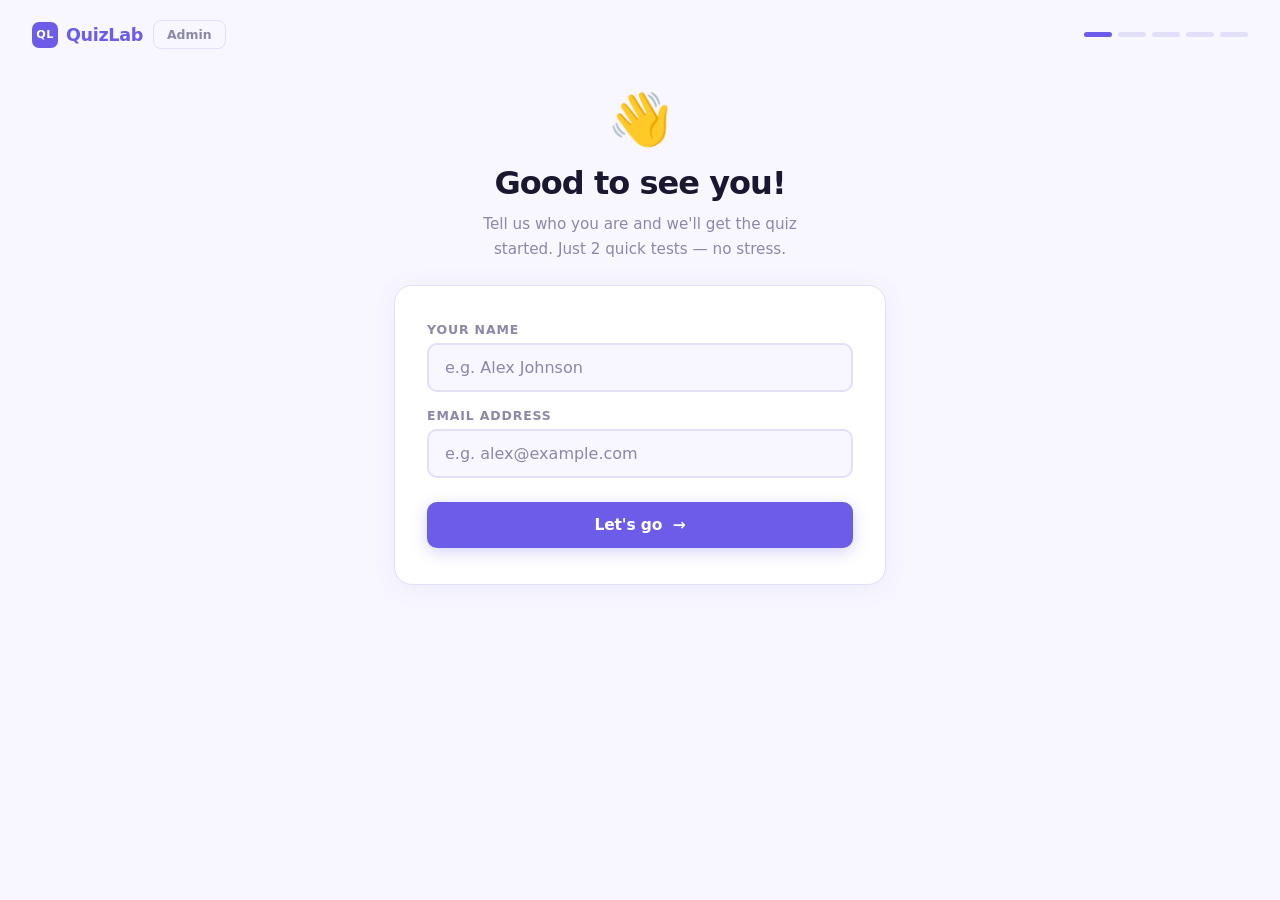
<file: test2.html>
<!DOCTYPE html>
<html lang="en">
<head>
  <meta charset="UTF-8">
  <meta name="viewport" content="width=device-width, initial-scale=1.0">
  <title>QuizLab — Test 2</title>
  <link rel="stylesheet" href="style.css">
  <style>
    .fc-card {
      flex: 1;
      aspect-ratio: 3/4;
      display: flex;
      align-items: center;
      justify-content: center;
      border-radius: 16px;
      border: 2px solid var(--border);
      background: var(--white);
      cursor: pointer;
      transition: transform 0.15s, border-color 0.15s, box-shadow 0.15s;
      font-family: inherit;
    }
    .fc-card:hover:not(:disabled) {
      transform: translateY(-4px);
      border-color: var(--accent);
      box-shadow: 0 8px 24px rgba(108,92,231,0.15);
    }
    .fc-label {
      font-size: 1.5rem;
      font-weight: 800;
      color: var(--text);
      user-select: none;
      text-align: center;
      padding: 0 12px;
      line-height: 1.3;
    }
    .fc-chosen {
      border-color: var(--accent) !important;
      background: var(--accent-light) !important;
      transform: translateY(-4px) scale(1.03) !important;
      box-shadow: 0 8px 24px rgba(108,92,231,0.18);
    }
    .fc-chosen .fc-label { color: var(--accent); }
    .fc-unchosen { opacity: 0.4; }
  </style>
</head>
<body>

<div class="topbar">
  <div style="display:flex;align-items:center;gap:10px;">
    <a class="brand" href="index.html"><span class="brand-mark">QL</span> QuizLab</a>
    <button class="home-btn" id="homeBtn" onclick="goHome()">← Home</button>
  </div>
  <div class="steps">
    <div class="step done"></div>
    <div class="step done"></div>
    <div class="step active"></div>
    <div class="step"></div>
    <div class="step"></div>
  </div>
</div>

<div class="page" id="app"></div>

<script src="data.js"></script>
<script src="seed.js"></script>
<script src="store.js"></script>
<script>
  if (!requireLogin()) throw new Error('redirect');

  const user = getCurrentUser();
  if (user && !user.test1) { window.location.replace('test1.html'); throw new Error('redirect'); }
  if (user && user.test2)  { window.location.replace(user.test3 ? 'thanks.html' : 'test3.html'); throw new Error('redirect'); }

  history.pushState(null, '', location.href);
  window.addEventListener('popstate', () => history.pushState(null, '', location.href));

  let testComplete = false;

  function goHome() {
    if (testComplete) { window.location.href = 'index.html'; return; }
    if (confirm('Leave the test? Your progress will be lost and you\'ll need to start over.')) {
      window.location.href = 'index.html';
    }
  }

  const app = document.getElementById('app');

  const allAnswers   = [];   // accumulates all answers across all rounds
  let currentRounds  = THIS_OR_THAT;
  let idx            = 0;
  let roundOffset    = 0;    // total rounds completed before the current batch
  let tiebreakerNum  = 0;

  function render() {
    if (idx >= currentRounds.length) { handleRoundsComplete(); return; }

    const q          = currentRounds[idx];
    const globalNum  = roundOffset + idx + 1;
    const pct        = Math.round((idx / currentRounds.length) * 100);

    app.innerHTML = `
      <div class="progress-wrap fu w100">
        <div class="progress-meta">
          <span>Round ${globalNum} <span class="muted">of ${roundOffset + currentRounds.length}</span></span>
          <span class="muted">${pct}%</span>
        </div>
        <div class="progress-bar"><div class="progress-fill" style="width:${pct}%"></div></div>
      </div>

      <div class="card fu1">
        <p style="font-size:0.78rem;font-weight:700;color:var(--muted);text-transform:uppercase;letter-spacing:.07em;margin-bottom:24px;text-align:center;">
          Test 2 &nbsp;·&nbsp; Pick one
        </p>

        <div style="display:flex;align-items:center;gap:16px;">
          <button class="fc-card side-a" onclick="pick('a')">
            <span class="fc-label">${ITEMS[q.a] || q.a.toUpperCase()}</span>
          </button>
          <div style="flex-shrink:0;font-size:0.72rem;font-weight:800;color:var(--muted);letter-spacing:.06em;">VS</div>
          <button class="fc-card side-b" onclick="pick('b')">
            <span class="fc-label">${ITEMS[q.b] || q.b.toUpperCase()}</span>
          </button>
        </div>

        <p class="sub" style="text-align:center;font-size:0.84rem;margin-top:22px;">
          Which do you prefer? Tap a card to choose.
        </p>
      </div>

      ${tiebreakerNum === 0 ? `
        <div style="text-align:center;">
          <button class="btn btn-ghost" onclick="skipAll()" style="font-size:0.82rem;padding:8px 22px;color:var(--muted);">
            Skip this section
          </button>
        </div>
      ` : ''}
    `;
  }

  function handleRoundsComplete() {
    const tied = getTiedAtCutoff(allAnswers);
    if (tied) {
      tiebreakerNum++;
      roundOffset   += currentRounds.length;
      currentRounds  = roundRobinPairs(tied, `tb${tiebreakerNum}`);
      idx            = 0;
      render();
    } else {
      showSummary();
    }
  }

  function pick(side) {
    const q = currentRounds[idx];
    allAnswers.push({ questionId: q.id, a: q.a, b: q.b, chosen: side });

    const cardA = document.querySelector('.side-a');
    const cardB = document.querySelector('.side-b');
    cardA.disabled = true;
    cardB.disabled = true;

    const chosen   = side === 'a' ? cardA : cardB;
    const unchosen = side === 'a' ? cardB : cardA;
    chosen.classList.add('fc-chosen');
    unchosen.classList.add('fc-unchosen');

    setTimeout(() => { idx++; render(); }, 500);
  }

  function skipAll() {
    if (!confirm('Skip this entire section? Your answers so far won\'t be saved.')) return;
    saveTest2([], true);
    window.location.href = 'thanks.html';
  }

  function showSummary() {
    testComplete = true;
    saveTest2(allAnswers);
    app.innerHTML = `
      <div class="tc fu" style="padding:24px 0 4px;">
        <div style="font-size:3rem;margin-bottom:14px;">✅</div>
        <h1>Section 2 complete!</h1>
        <p class="sub" style="margin-top:10px;max-width:320px;margin-inline:auto;">
          Almost there — just one more step.
        </p>
      </div>
      <div class="fu1 w100">
        <a href="test3.html" class="btn btn-primary btn-full">Continue &nbsp;→</a>
      </div>
    `;
  }

  render();
</script>
</body>
</html>
</file>
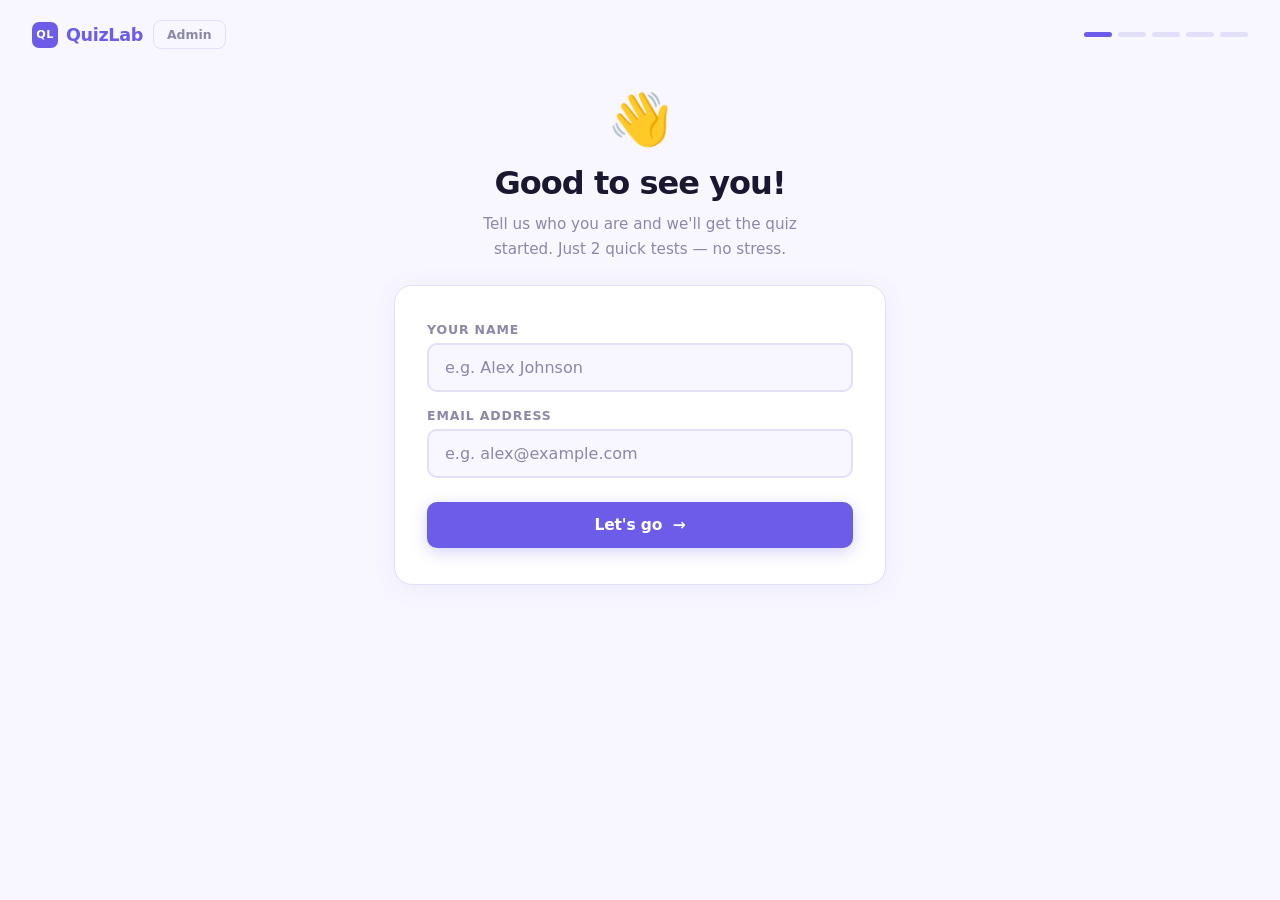
<file: test3.html>
<!DOCTYPE html>
<html lang="en">
<head>
  <meta charset="UTF-8">
  <meta name="viewport" content="width=device-width, initial-scale=1.0">
  <title>QuizLab — Test 3</title>
  <link rel="stylesheet" href="style.css">
</head>
<body>

<div class="topbar">
  <div style="display:flex;align-items:center;gap:10px;">
    <a class="brand" href="index.html"><span class="brand-mark">QL</span> QuizLab</a>
    <button class="home-btn" id="homeBtn" onclick="goHome()">← Home</button>
  </div>
  <div class="steps">
    <div class="step done"></div>
    <div class="step done"></div>
    <div class="step done"></div>
    <div class="step active"></div>
    <div class="step"></div>
  </div>
</div>

<div class="page" id="app"></div>

<script src="data.js"></script>
<script src="seed.js"></script>
<script src="store.js"></script>
<script>
  if (!requireLogin()) throw new Error('redirect');

  const user = getCurrentUser();
  if (user && !user.test1) { window.location.replace('test1.html'); throw new Error('redirect'); }
  if (user && !user.test2) { window.location.replace('test2.html'); throw new Error('redirect'); }
  if (user && user.test3)  { window.location.replace('thanks.html'); throw new Error('redirect'); }

  history.pushState(null, '', location.href);
  window.addEventListener('popstate', () => history.pushState(null, '', location.href));

  let testComplete = false;

  function goHome() {
    if (testComplete) { window.location.href = 'index.html'; return; }
    if (confirm('Leave the test? Your progress will be lost and you\'ll need to start over.')) {
      window.location.href = 'index.html';
    }
  }

  const app = document.getElementById('app');

  // Build 3 questions from the user's top 3 Test 2 picks
  const top3     = getTop3(user.test2.answers);
  const questions = top3.map((x, i) => ({
    id:       i + 1,
    item:     ITEMS[x.letter] || x.letter.toUpperCase(),
    question: TEST3_TEMPLATE.replace('{item}', ITEMS[x.letter] || x.letter.toUpperCase()),
  }));

  let idx = 0;
  const answers = [];

  function render() {
    if (idx >= questions.length) { showSummary(); return; }

    const q   = questions[idx];
    const pct = Math.round((idx / questions.length) * 100);

    app.innerHTML = `
      <div class="progress-wrap fu w100">
        <div class="progress-meta">
          <span>Question ${idx + 1} <span class="muted">of ${questions.length}</span></span>
          <span class="muted">${pct}%</span>
        </div>
        <div class="progress-bar"><div class="progress-fill" style="width:${pct}%"></div></div>
      </div>

      <div class="card fu1">
        <p style="font-size:0.78rem;font-weight:700;color:var(--muted);text-transform:uppercase;letter-spacing:.07em;margin-bottom:20px;">
          Test 3 &nbsp;·&nbsp; Follow-up
        </p>

        <h2 style="line-height:1.55;margin-bottom:32px;font-size:1.2rem;font-weight:600;">
          "${q.question}"
        </h2>

        <div class="yn-grid">
          <button class="yn-btn yn-yes" onclick="pick('yes')">Yes</button>
          <button class="yn-btn yn-no"  onclick="pick('no')">No</button>
        </div>

        <p class="sub" style="text-align:center;font-size:0.84rem;margin-top:18px;">
          There are no right or wrong answers — just be honest 💙
        </p>
      </div>
    `;
  }

  function pick(choice) {
    const q = questions[idx];
    answers.push({ questionId: q.id, item: q.item, question: q.question, chosen: choice });

    const btnYes = document.querySelector('.yn-yes');
    const btnNo  = document.querySelector('.yn-no');
    btnYes.disabled = true;
    btnNo.disabled  = true;

    const chosen = choice === 'yes' ? btnYes : btnNo;
    chosen.classList.add('chosen');
    chosen.style.transform = 'translateY(-3px) scale(1.03)';

    setTimeout(() => { idx++; render(); }, 420);
  }

  function showSummary() {
    testComplete = true;
    saveTest3(answers);

    app.innerHTML = `
      <div class="tc fu" style="padding:24px 0 4px;">
        <div style="font-size:3rem;margin-bottom:14px;">✅</div>
        <h1>Section 3 complete!</h1>
        <p class="sub" style="margin-top:10px;max-width:320px;margin-inline:auto;">
          Almost there — just one more step.
        </p>
      </div>
      <div class="fu1 w100">
        <a href="thanks.html" class="btn btn-primary btn-full">Continue &nbsp;→</a>
      </div>
    `;
  }

  render();
</script>
</body>
</html>
</file>
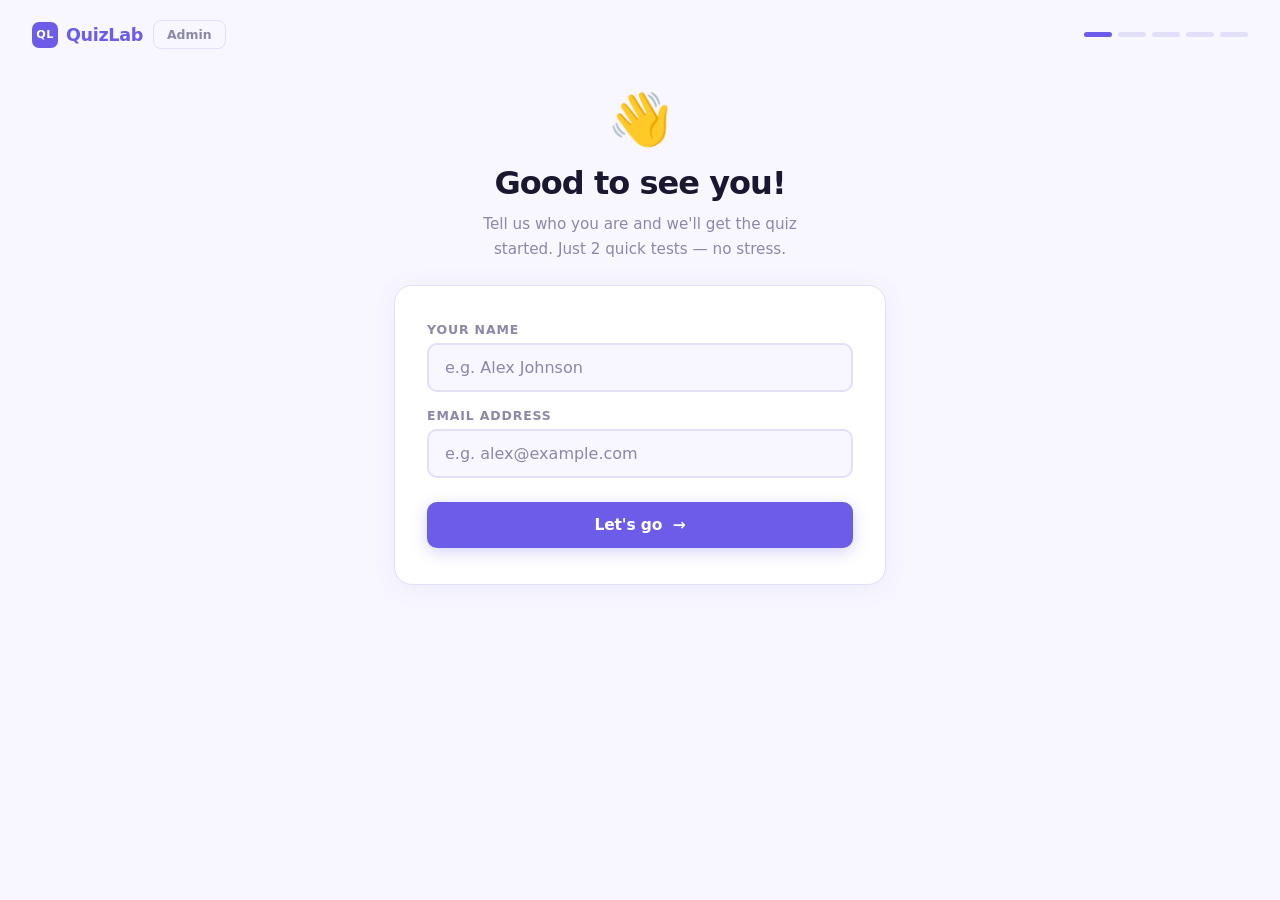
<file: thanks.html>
<!DOCTYPE html>
<html lang="en">
<head>
  <meta charset="UTF-8">
  <meta name="viewport" content="width=device-width, initial-scale=1.0">
  <title>QuizLab — Thank You!</title>
  <link rel="stylesheet" href="style.css">
</head>
<body>

<div class="topbar">
  <div style="display:flex;align-items:center;gap:10px;">
    <a class="brand" href="index.html"><span class="brand-mark">QL</span> QuizLab</a>
    <button class="home-btn" onclick="window.location.href='index.html'">← Home</button>
    <a href="results.html" class="admin-btn">Admin</a>
  </div>
  <div class="steps">
    <div class="step done"></div>
    <div class="step done"></div>
    <div class="step done"></div>
    <div class="step done"></div>
    <div class="step active"></div>
  </div>
</div>

<div class="page" id="app"></div>

<script src="data.js"></script>
<script src="seed.js"></script>
<script src="store.js"></script>
<script>
  if (!requireLogin()) throw new Error('redirect');

  const user      = getCurrentUser();

  // Guard — send back if any test is unfinished
  if (user) {
    if      (!user.test1) { window.location.replace('test1.html'); throw new Error('redirect'); }
    else if (!user.test2) { window.location.replace('test2.html'); throw new Error('redirect'); }
    else if (!user.test3) { window.location.replace('test3.html'); throw new Error('redirect'); }
  }

  const app       = document.getElementById('app');
  const firstName = user ? user.name.split(' ')[0] : 'there';

  // Submit complete record to Google Sheets (fire-and-forget; localStorage is the fallback)
  if (user && user.test1) submitToSheets(user);

  app.innerHTML = `
    <div class="tc fu" style="padding:16px 0 4px;">
      <div class="confetti-wrap pop">🎉🎊✨</div>
      <h1 style="margin-top:10px;">Thank you, ${firstName}!</h1>
      <p class="sub" style="margin-top:10px;max-width:340px;margin-inline:auto;">
        You've completed all three sections. Your responses have been recorded — we'll be in touch!
      </p>
    </div>

    <div class="card fu1 tc">
      <div style="font-size:2rem;margin-bottom:10px;">👏</div>
      <h3>All done!</h3>
      <p class="sub" style="font-size:0.9rem;margin-top:8px;">
        Feel free to close this tab. Your responses have been saved.
      </p>
      <button onclick="window.location.href='index.html'"
        class="btn btn-ghost" style="margin-top:20px;width:100%;">
        ← Back to Home
      </button>
    </div>
  `;
</script>
</body>
</html>
</file>
<file: style.css>
*, *::before, *::after { box-sizing: border-box; margin: 0; padding: 0; }

:root {
  --bg: #f8f7ff;
  --white: #ffffff;
  --surface: #f0effe;
  --border: #e2dff8;
  --accent: #6c5ce7;
  --accent-light: #ede9ff;
  --accent2: #00cec9;
  --text: #1a1730;
  --muted: #8b88a8;
  --danger: #e55353;
  --success: #00b894;
  --radius: 18px;
  --radius-sm: 10px;
  --shadow: 0 4px 24px rgba(108,92,231,0.08);
  --shadow-lg: 0 12px 40px rgba(108,92,231,0.14);
}

body {
  font-family: 'Segoe UI', system-ui, -apple-system, sans-serif;
  background: var(--bg);
  color: var(--text);
  min-height: 100vh;
  display: flex;
  flex-direction: column;
  align-items: center;
}

/* ── TOP BAR ── */
.topbar {
  width: 100%;
  padding: 20px 32px;
  display: flex;
  align-items: center;
  justify-content: space-between;
}

.brand {
  font-weight: 800;
  font-size: 1.1rem;
  color: var(--accent);
  letter-spacing: -0.02em;
  text-decoration: none;
  display: flex;
  align-items: center;
  gap: 8px;
  cursor: pointer;
}

.admin-btn {
  font-size: 0.78rem;
  font-weight: 700;
  color: var(--muted);
  background: none;
  border: 1.5px solid var(--border);
  border-radius: 8px;
  cursor: pointer;
  padding: 6px 13px;
  transition: all 0.15s;
  font-family: inherit;
  text-decoration: none;
  display: inline-flex;
  align-items: center;
  gap: 5px;
}
.admin-btn:hover { color: var(--text); border-color: var(--muted); background: var(--surface); }

.brand-mark {
  display: inline-flex;
  align-items: center;
  justify-content: center;
  width: 26px; height: 26px;
  background: var(--accent);
  color: #fff;
  border-radius: 7px;
  font-size: 0.7rem;
  font-weight: 900;
  letter-spacing: 0.03em;
}

/* ── STEP INDICATOR ── */
.steps {
  display: flex;
  align-items: center;
  gap: 6px;
}

.step {
  width: 28px; height: 5px;
  border-radius: 99px;
  background: var(--border);
  transition: background 0.3s;
}

.step.active { background: var(--accent); }
.step.done { background: rgba(108,92,231,0.35); }

/* ── MAIN CONTAINER ── */
.page {
  width: 100%;
  max-width: 540px;
  padding: 8px 24px 64px;
  display: flex;
  flex-direction: column;
  align-items: center;
  gap: 20px;
}

.page.wide { max-width: 860px; }

/* ── CARD ── */
.card {
  background: var(--white);
  border: 1px solid var(--border);
  border-radius: var(--radius);
  padding: 36px 32px;
  width: 100%;
  box-shadow: var(--shadow);
}

/* ── TYPOGRAPHY ── */
h1 {
  font-size: 2rem;
  font-weight: 800;
  line-height: 1.2;
  letter-spacing: -0.03em;
  color: var(--text);
}

h2 {
  font-size: 1.25rem;
  font-weight: 700;
  line-height: 1.4;
  letter-spacing: -0.01em;
}

h3 { font-size: 1rem; font-weight: 700; }

.sub {
  color: var(--muted);
  font-size: 0.95rem;
  line-height: 1.6;
}

/* ── FORM ── */
.fields { display: flex; flex-direction: column; gap: 16px; }

.field { display: flex; flex-direction: column; gap: 6px; }

label {
  font-size: 0.78rem;
  font-weight: 700;
  color: var(--muted);
  letter-spacing: 0.07em;
  text-transform: uppercase;
}

input[type="text"],
input[type="email"],
input[type="password"] {
  background: var(--bg);
  border: 2px solid var(--border);
  border-radius: var(--radius-sm);
  padding: 13px 16px;
  color: var(--text);
  font-size: 1rem;
  width: 100%;
  transition: border-color 0.15s, box-shadow 0.15s;
  outline: none;
  font-family: inherit;
}

input:focus {
  border-color: var(--accent);
  box-shadow: 0 0 0 4px rgba(108,92,231,0.1);
  background: var(--white);
}

input::placeholder { color: var(--muted); font-weight: 400; }

/* ── BUTTONS ── */
.btn {
  display: inline-flex;
  align-items: center;
  justify-content: center;
  gap: 8px;
  padding: 14px 28px;
  border-radius: var(--radius-sm);
  font-size: 0.97rem;
  font-weight: 700;
  cursor: pointer;
  border: none;
  transition: all 0.18s;
  text-decoration: none;
  font-family: inherit;
  letter-spacing: -0.01em;
}

.btn-primary {
  background: var(--accent);
  color: #fff;
  box-shadow: 0 4px 16px rgba(108,92,231,0.28);
}
.btn-primary:hover:not(:disabled) {
  background: #5a4bd1;
  transform: translateY(-2px);
  box-shadow: 0 8px 24px rgba(108,92,231,0.36);
}
.btn-primary:active:not(:disabled) { transform: translateY(0); }

.btn-ghost {
  background: var(--surface);
  color: var(--muted);
  border: 1.5px solid var(--border);
}
.btn-ghost:hover:not(:disabled) { border-color: var(--accent); color: var(--accent); background: var(--accent-light); }

.btn-full { width: 100%; }

.btn:disabled { opacity: 0.45; cursor: not-allowed; transform: none !important; }

/* ── PROGRESS BAR ── */
.progress-wrap { width: 100%; display: flex; flex-direction: column; gap: 8px; }

.progress-meta {
  display: flex;
  justify-content: space-between;
  font-size: 0.82rem;
  color: var(--muted);
  font-weight: 600;
}

.progress-bar {
  height: 7px;
  background: var(--border);
  border-radius: 99px;
  overflow: hidden;
}

.progress-fill {
  height: 100%;
  background: linear-gradient(90deg, var(--accent), var(--accent2));
  border-radius: 99px;
  transition: width 0.5s cubic-bezier(.4,0,.2,1);
}

/* ── MCQ OPTIONS ── */
.options { display: flex; flex-direction: column; gap: 10px; width: 100%; }

.opt {
  display: flex;
  align-items: center;
  gap: 14px;
  padding: 14px 18px;
  background: var(--bg);
  border: 2px solid var(--border);
  border-radius: var(--radius-sm);
  color: var(--text);
  font-size: 0.96rem;
  cursor: pointer;
  text-align: left;
  transition: all 0.15s;
  width: 100%;
  font-family: inherit;
  font-weight: 500;
}

.opt:hover:not(:disabled) {
  border-color: var(--accent);
  background: var(--accent-light);
  color: var(--accent);
}

.opt.picked {
  border-color: var(--accent);
  background: var(--accent-light);
  color: var(--accent);
}

.opt.correct {
  border-color: var(--success);
  background: rgba(0,184,148,0.08);
  color: var(--success);
}

.opt.wrong {
  border-color: var(--danger);
  background: rgba(229,83,83,0.07);
  color: var(--danger);
}

.opt-key {
  min-width: 26px; height: 26px;
  border-radius: 6px;
  background: var(--border);
  display: flex;
  align-items: center;
  justify-content: center;
  font-size: 0.75rem;
  font-weight: 800;
  color: var(--muted);
  flex-shrink: 0;
}

/* ── YES / NO BUTTONS ── */
.yn-grid {
  display: grid;
  grid-template-columns: 1fr 1fr;
  gap: 14px;
  width: 100%;
}

.yn-btn {
  padding: 36px 20px;
  border-radius: var(--radius);
  border: 2.5px solid var(--border);
  background: var(--bg);
  font-size: 1.4rem;
  font-weight: 800;
  cursor: pointer;
  transition: all 0.2s cubic-bezier(.4,0,.2,1);
  text-align: center;
  font-family: inherit;
  letter-spacing: -0.02em;
}

.yn-btn:hover:not(:disabled) {
  transform: translateY(-3px);
  box-shadow: var(--shadow-lg);
}

.yn-yes { color: var(--success); }
.yn-no  { color: var(--danger); }

.yn-yes:hover:not(:disabled),
.yn-yes.chosen {
  border-color: var(--success);
  background: rgba(0,184,148,0.09);
}

.yn-no:hover:not(:disabled),
.yn-no.chosen {
  border-color: var(--danger);
  background: rgba(229,83,83,0.07);
}

/* ── THIS OR THAT ── */
.tot-grid {
  display: grid;
  grid-template-columns: 1fr 1fr;
  gap: 14px;
  width: 100%;
  position: relative;
}

.tot-btn {
  padding: 44px 20px;
  border-radius: var(--radius);
  border: 2.5px solid var(--border);
  background: var(--bg);
  color: var(--text);
  font-size: 1.35rem;
  font-weight: 800;
  cursor: pointer;
  transition: all 0.2s cubic-bezier(.4,0,.2,1);
  text-align: center;
  line-height: 1.3;
  font-family: inherit;
  letter-spacing: -0.02em;
}

.tot-btn:hover:not(:disabled) {
  transform: translateY(-4px);
  box-shadow: var(--shadow-lg);
}

.tot-btn.side-a:hover:not(:disabled),
.tot-btn.side-a.chosen {
  border-color: var(--accent);
  background: var(--accent-light);
  color: var(--accent);
}

.tot-btn.side-b:hover:not(:disabled),
.tot-btn.side-b.chosen {
  border-color: var(--accent2);
  background: rgba(0,206,201,0.08);
  color: var(--accent2);
}

.vs-badge {
  position: absolute;
  left: 50%; top: 50%;
  transform: translate(-50%, -50%);
  background: var(--white);
  border: 2px solid var(--border);
  border-radius: 50%;
  width: 38px; height: 38px;
  display: flex;
  align-items: center;
  justify-content: center;
  font-size: 0.7rem;
  font-weight: 900;
  color: var(--muted);
  z-index: 2;
  letter-spacing: 0.03em;
}

/* ── INLINE FEEDBACK ── */
.inline-feedback {
  display: flex;
  align-items: flex-start;
  gap: 12px;
  padding: 14px 16px;
  border-radius: var(--radius-sm);
  font-size: 0.92rem;
  font-weight: 600;
  margin-top: 4px;
  opacity: 0;
  transform: translateY(6px);
  transition: opacity 0.2s, transform 0.2s;
}

.inline-feedback.show {
  opacity: 1;
  transform: translateY(0);
}

.inline-feedback.correct {
  background: rgba(0,184,148,0.1);
  color: var(--success);
}

.inline-feedback.wrong {
  background: rgba(229,83,83,0.08);
  color: var(--danger);
}

/* ── HOME BUTTON ── */
.home-btn {
  font-size: 0.82rem;
  font-weight: 700;
  color: var(--muted);
  background: none;
  border: 1.5px solid var(--border);
  border-radius: 8px;
  cursor: pointer;
  padding: 6px 13px;
  transition: all 0.15s;
  font-family: inherit;
  margin-right: 10px;
}
.home-btn:hover { color: var(--accent); border-color: var(--accent); background: var(--accent-light); }

/* ── ADMIN / RESULTS ── */
.admin-gate {
  display: flex;
  flex-direction: column;
  align-items: center;
  gap: 8px;
  text-align: center;
  padding: 20px 0 4px;
}

.stat-row {
  display: grid;
  grid-template-columns: repeat(auto-fit, minmax(140px, 1fr));
  gap: 14px;
  width: 100%;
}

.stat-box {
  background: var(--white);
  border: 1px solid var(--border);
  border-radius: var(--radius-sm);
  padding: 20px 16px;
  text-align: center;
}

.stat-num {
  font-size: 2.2rem;
  font-weight: 800;
  letter-spacing: -0.04em;
  color: var(--accent);
}

.stat-label {
  font-size: 0.78rem;
  color: var(--muted);
  font-weight: 600;
  margin-top: 4px;
  text-transform: uppercase;
  letter-spacing: 0.05em;
}

.table-wrap { width: 100%; overflow-x: auto; }

table {
  width: 100%;
  border-collapse: collapse;
  font-size: 0.88rem;
}

th {
  text-align: left;
  padding: 9px 14px;
  color: var(--muted);
  font-size: 0.74rem;
  font-weight: 700;
  text-transform: uppercase;
  letter-spacing: 0.06em;
  border-bottom: 2px solid var(--border);
}

td {
  padding: 13px 14px;
  border-bottom: 1px solid var(--border);
  vertical-align: middle;
}

tr:last-child td { border-bottom: none; }
tr:hover td { background: var(--bg); }

.chip {
  display: inline-flex;
  align-items: center;
  padding: 3px 10px;
  border-radius: 99px;
  font-size: 0.75rem;
  font-weight: 700;
  letter-spacing: 0.02em;
}

.chip-done { background: rgba(0,184,148,0.12); color: var(--success); }
.chip-skip { background: var(--surface); color: var(--muted); }

.bar-inline {
  display: flex;
  align-items: center;
  gap: 9px;
  min-width: 140px;
}

.mini-bar {
  flex: 1;
  height: 6px;
  background: var(--border);
  border-radius: 99px;
  overflow: hidden;
}

.mini-fill {
  height: 100%;
  background: linear-gradient(90deg, var(--accent), var(--accent2));
  border-radius: 99px;
}

.avatar {
  width: 30px; height: 30px;
  border-radius: 50%;
  display: inline-flex;
  align-items: center;
  justify-content: center;
  font-weight: 800;
  font-size: 0.75rem;
  color: #fff;
  margin-right: 9px;
  flex-shrink: 0;
}

/* ── THANKS PAGE ── */
.confetti-wrap {
  font-size: 2.2rem;
  letter-spacing: 4px;
  margin-bottom: 4px;
}

/* ── UTILITY ── */
.tc { text-align: center; }
.w100 { width: 100%; }
.flex { display: flex; }
.gap-3 { gap: 12px; }
.gap-4 { gap: 16px; }
.mt-2 { margin-top: 8px; }
.mt-4 { margin-top: 16px; }
.mt-6 { margin-top: 24px; }
.divider { width: 100%; height: 1px; background: var(--border); }
.text-err { color: var(--danger); font-size: 0.85rem; font-weight: 600; }
.hidden { display: none !important; }
.muted { color: var(--muted); }

/* ── ANIMATIONS ── */
@keyframes fadeUp {
  from { opacity: 0; transform: translateY(18px); }
  to   { opacity: 1; transform: translateY(0); }
}

.fu  { animation: fadeUp 0.38s ease both; }
.fu1 { animation: fadeUp 0.38s 0.06s ease both; }
.fu2 { animation: fadeUp 0.38s 0.12s ease both; }
.fu3 { animation: fadeUp 0.38s 0.18s ease both; }

@keyframes pop {
  0%   { transform: scale(0.88); opacity: 0; }
  60%  { transform: scale(1.06); }
  100% { transform: scale(1);    opacity: 1; }
}

.pop { animation: pop 0.42s cubic-bezier(.4,0,.2,1) both; }

/* ── RESPONSIVE ── */
@media (max-width: 480px) {
  .card { padding: 26px 20px; }
  .tot-btn { padding: 32px 14px; font-size: 1.15rem; }
  h1 { font-size: 1.65rem; }
  .topbar { padding: 16px 20px; }
  .page { padding: 0 16px 56px; }
}
</file>
